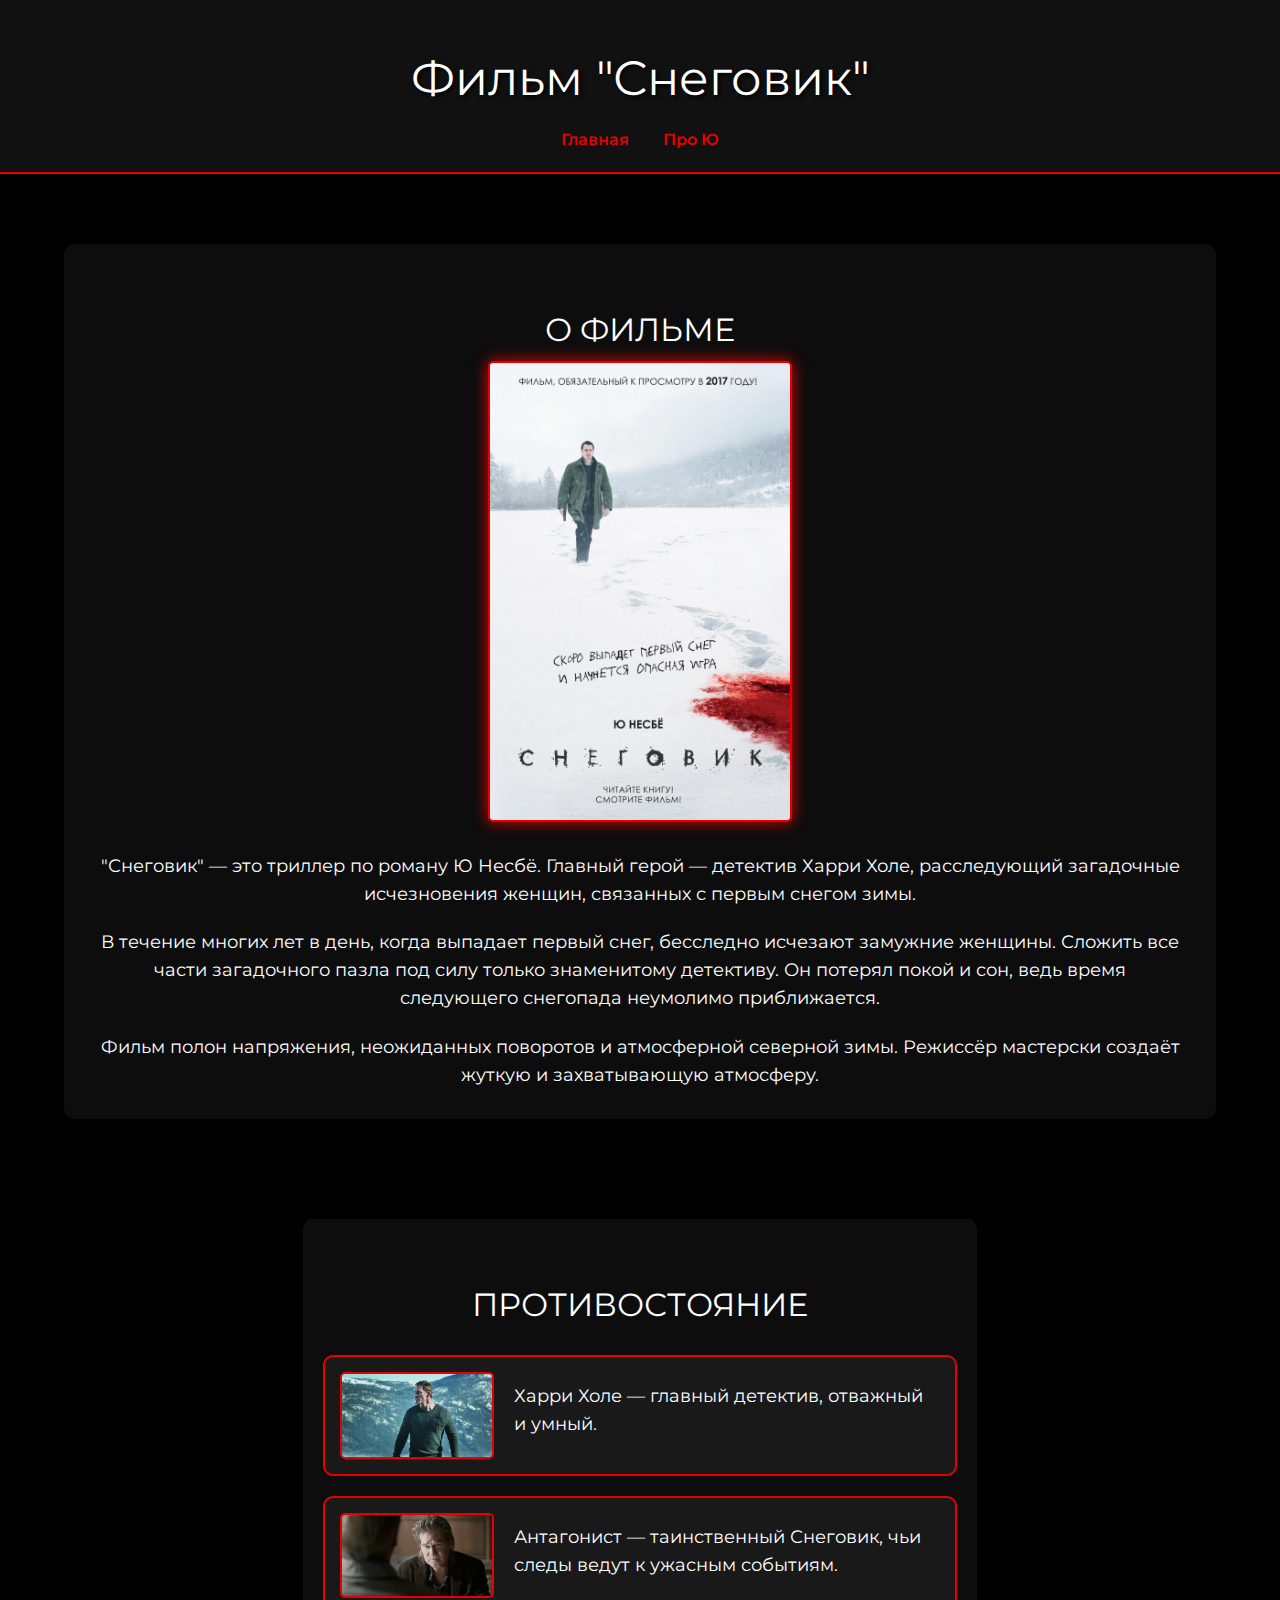
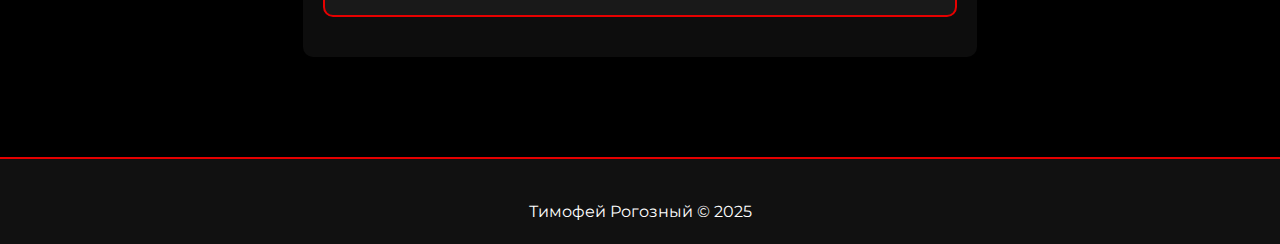
<file: index.html>
<!DOCTYPE html>
<html lang="ru">
<head>
  <meta charset="UTF-8">
  <title>Снеговик — Главная</title>
  <link rel="stylesheet" href="reset.css">
  <link rel="stylesheet" href="normalize.css">
  <link rel="stylesheet" href="style.css">
  <link href="https://fonts.googleapis.com/css2?family=Montserrat:wght@400;600;700&display=swap" rel="stylesheet">
   <style>
    h2 {
      color: #ffffff; 
      text-transform: uppercase; 
    }
    
    .container {
      margin-top: 20px; 
    }
  </style>
</head>
</head>
<body>
  <header>
    <div class="container header-container">
      <h1 id="main-title">Фильм "Снеговик"</h1>
      <nav>
        <a href="index.html">Главная</a>
        <a href="about.html">Про Ю</a>
      </nav>
    </div>
  </header>

  <main class="container">
    <section class="block">
      <h2>О фильме</h2>
      <div class="content-block">
        <img src="images/img1.jpg" alt="Постер фильма">
        <p class="text-block">"Снеговик" — это триллер по роману Ю Несбё. Главный герой — детектив Харри Холе, расследующий загадочные исчезновения женщин, связанных с первым снегом зимы.</p>
      </div>
      <p class="text-block">В течение многих лет в день, когда выпадает первый снег, бесследно исчезают замужние женщины. Сложить все части загадочного пазла под силу только знаменитому детективу. Он потерял покой и сон, ведь время следующего снегопада неумолимо приближается.</p>
    <p class = "text-block"> Фильм полон напряжения, неожиданных поворотов и атмосферной северной зимы. Режиссёр мастерски создаёт жуткую и захватывающую атмосферу. </p>
    </section>

    <section class="block">
      <h2>Противостояние</h2>
      <div class="flex-cards">
        <div class="card">
          <img src="images/img2.jpg" alt="Харри Холе">
          <p class="text-block">Харри Холе — главный детектив, отважный и умный.</p>
        </div>
        <div class="card">
          <img src="images/img3.jpg" alt="Антагонист">
          <p class="text-block">Антагонист — таинственный Снеговик, чьи следы ведут к ужасным событиям.</p>
        </div>
      </div>
    </section>
  </main>

  <footer>
    <div class="container footer-container">
      <p>Тимофей Рогозный &copy; 2025</p>
    </div>
  </footer>
</body>
</html>
</file>
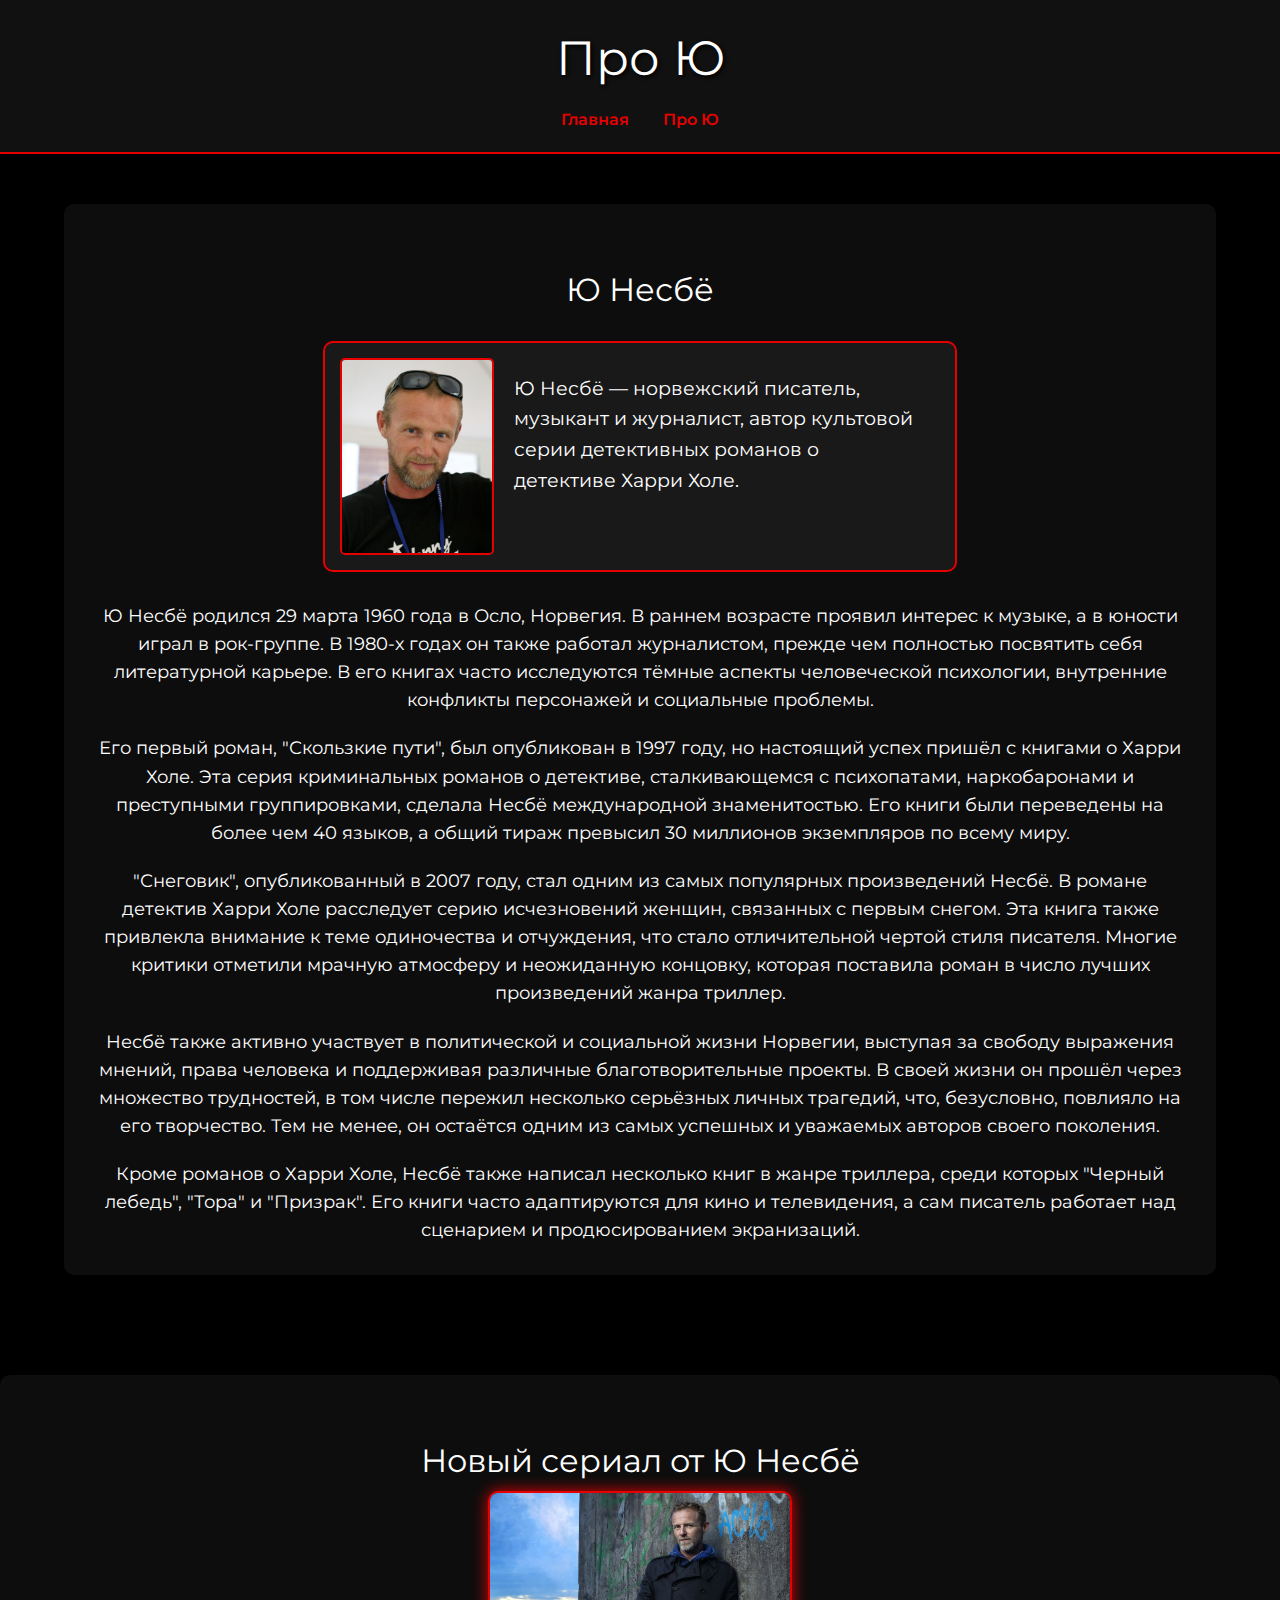
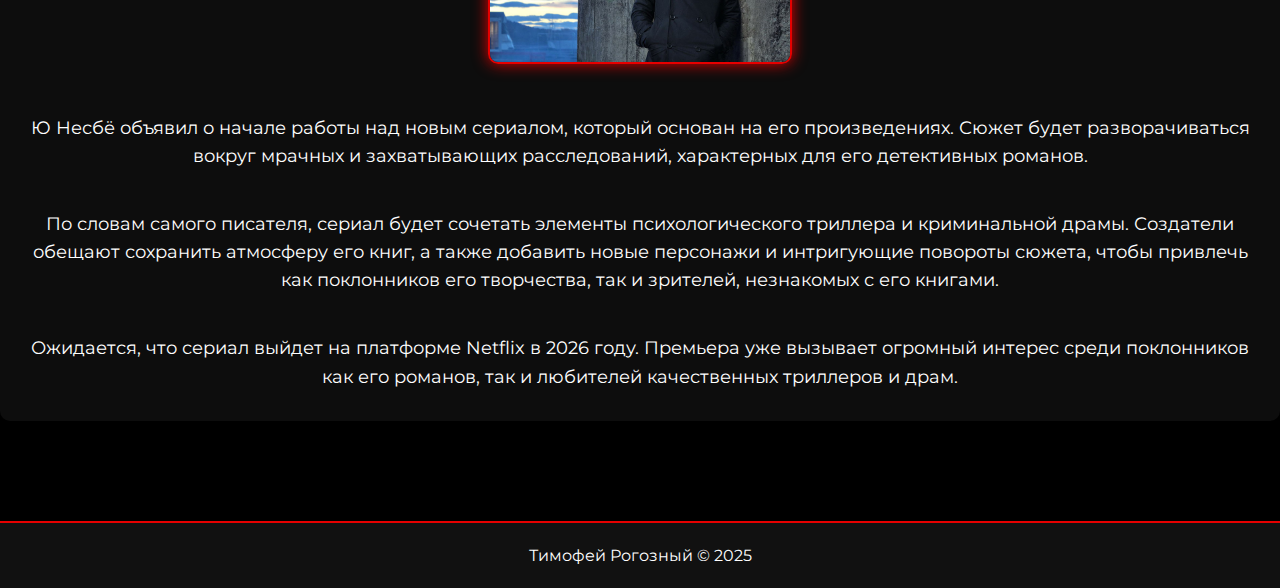
<file: about.html>
<!DOCTYPE html>
<html lang="ru">
<head>
  <meta charset="UTF-8">
  <title>Снеговик — Ю Несбё</title>
  <link rel="stylesheet" href="reset.css">
  <link rel="stylesheet" href="normalize.css">
  <link rel="stylesheet" href="style.css">
  <link href="https://fonts.googleapis.com/css2?family=Montserrat:wght@400;600;700&display=swap" rel="stylesheet">
</head>
<body>
  <header>
    <div class="container header-container">
      <h1 id="main-title">Про Ю</h1>
      <nav>
        <a href="index.html">Главная</a>
        <a href="about.html">Про Ю</a>
      </nav>
    </div>
  </header>

  <main class="container">
    <section class="block">
      <h2>Ю Несбё</h2>
      <div class="flex-cards">
        <div class="card">
          <img src="images/imgJO.jpg" alt="Ю Несбё">
            <p class="text-block" style="font-size: 1.2em; color: #ffffff; padding: 15px;">
              Ю Несбё — норвежский писатель, музыкант и журналист, автор культовой серии детективных романов о детективе Харри Холе.
            </p>
        </div>
      </div>
      <p class="text-block">Ю Несбё родился 29 марта 1960 года в Осло, Норвегия. В раннем возрасте проявил интерес к музыке, а в юности играл в рок-группе. В 1980-х годах он также работал журналистом, прежде чем полностью посвятить себя литературной карьере. В его книгах часто исследуются тёмные аспекты человеческой психологии, внутренние конфликты персонажей и социальные проблемы.</p>
      <p class="text-block">Его первый роман, "Скользкие пути", был опубликован в 1997 году, но настоящий успех пришёл с книгами о Харри Холе. Эта серия криминальных романов о детективе, сталкивающемся с психопатами, наркобаронами и преступными группировками, сделала Несбё международной знаменитостью. Его книги были переведены на более чем 40 языков, а общий тираж превысил 30 миллионов экземпляров по всему миру.</p>
      <p class="text-block">"Снеговик", опубликованный в 2007 году, стал одним из самых популярных произведений Несбё. В романе детектив Харри Холе расследует серию исчезновений женщин, связанных с первым снегом. Эта книга также привлекла внимание к теме одиночества и отчуждения, что стало отличительной чертой стиля писателя. Многие критики отметили мрачную атмосферу и неожиданную концовку, которая поставила роман в число лучших произведений жанра триллер.</p>
      <p class="text-block">Несбё также активно участвует в политической и социальной жизни Норвегии, выступая за свободу выражения мнений, права человека и поддерживая различные благотворительные проекты. В своей жизни он прошёл через множество трудностей, в том числе пережил несколько серьёзных личных трагедий, что, безусловно, повлияло на его творчество. Тем не менее, он остаётся одним из самых успешных и уважаемых авторов своего поколения.</p>
      <p class="text-block">Кроме романов о Харри Холе, Несбё также написал несколько книг в жанре триллера, среди которых "Черный лебедь", "Тора" и "Призрак". Его книги часто адаптируются для кино и телевидения, а сам писатель работает над сценарием и продюсированием экранизаций.</p>
    </section>
  </main>

<section class="block">
  <h2>Новый сериал от Ю Несбё</h2>
  <div class="content-block">
    <img src="images/imgJO3.jpeg" alt="Ю Несбё работает над сериалом" style="max-width: 300px; border-radius: 10px; margin-bottom: 20px;">
    <p class="text-block">Ю Несбё объявил о начале работы над новым сериалом, который основан на его произведениях. Сюжет будет разворачиваться вокруг мрачных и захватывающих расследований, характерных для его детективных романов.</p>
    <p class="text-block">По словам самого писателя, сериал будет сочетать элементы психологического триллера и криминальной драмы. Создатели обещают сохранить атмосферу его книг, а также добавить новые персонажи и интригующие повороты сюжета, чтобы привлечь как поклонников его творчества, так и зрителей, незнакомых с его книгами.</p>
    <p class="text-block">Ожидается, что сериал выйдет на платформе Netflix в 2026 году. Премьера уже вызывает огромный интерес среди поклонников как его романов, так и любителей качественных триллеров и драм.</p>
  </div>
</section>

  <footer>
    <div class="container footer-container">
      <p>Тимофей Рогозный &copy; 2025</p>
    </div>
  </footer>
</body>
</html>
</file>
<file: style.css>
@import url('https://fonts.googleapis.com/css2?family=Montserrat:wght@400;600;700&display=swap');

body {
  font-family: 'Montserrat', sans-serif;
  background-color: #000000;
  color: #ffffff;
  margin: 0;
  padding: 0;
  line-height: 1.6;
  display: flex;
  flex-direction: column;
  align-items: center;
}

.container {
  width: 90%;
  max-width: 1200px;
  margin: 0 auto;
  display: flex;
  flex-direction: column;
  align-items: center;
}

header {
  background-color: #111111;
  padding: 20px 0;
  border-bottom: 2px solid #e60000;
  width: 100%;
  display: flex;
  flex-direction: column;
  align-items: center;
}

header nav {
  margin-top: 10px;
}

header nav a {
  color: #e60000;
  text-decoration: none;
  margin: 0 15px;
  font-weight: 600;
}

header nav a:hover {
  color: #ffffff;
  text-decoration: underline;
}

#main-title {
  font-size: 3em;
  color: #ffffff;
  text-align: center;
  margin: 0;
  text-shadow: 2px 2px 4px #000000;
}

h2 {
  font-size: 2em;
  color: #ffffff;
  border-bottom: none;
  padding-bottom: 5px;
  margin-top: 40px;
  text-align: center;
}

@keyframes fadeIn {
  from { opacity: 0; }
  to { opacity: 1; }
}

.block {
  animation: fadeIn 1s ease-in-out;
  margin: 50px 0;
  padding: 20px;
  background: rgba(255, 255, 255, 0.05);
  border-radius: 10px;
  display: flex;
  flex-direction: column;
  align-items: center;
  text-align: center;
}

.content-block {
  display: flex;
  flex-direction: column;
  align-items: center;
  gap: 20px;
}

.content-block img {
  max-width: 300px;
  border: 2px solid #e60000;
  box-shadow: 0 0 15px #e60000;
  border-radius: 5px;
  transition: transform 0.3s;
}

.content-block img:hover {
  transform: scale(1.05);
}

.text-block {
  font-size: 1.1em;
  padding: 10px;
}

.flex-cards {
  display: block;
}

.card {
  background: rgba(255, 255, 255, 0.05);
  border: 2px solid #e60000;
  border-radius: 10px;
  padding: 15px;
  overflow: hidden;
  max-width: 600px;
  margin: 20px auto;
  text-align: left;
  transition: transform 0.3s;
}

.card img {
  float: left;
  margin-right: 20px;
  width: 150px;
  height: auto;
  border: 2px solid #e60000;
  border-radius: 5px;
}

.card p {
  margin: 0 0 10px 0;
  line-height: 1.6;
}

.card:hover {
  transform: scale(1.05);
  box-shadow: 0 4px 10px rgba(0, 0, 0, 0.2);
}

.clear {
  clear: both;
}

footer {
  background-color: #111111;
  padding: 20px 0;
  border-top: 2px solid #e60000;
  text-align: center;
  width: 100%;
  margin-top: 50px;
}
</file>
